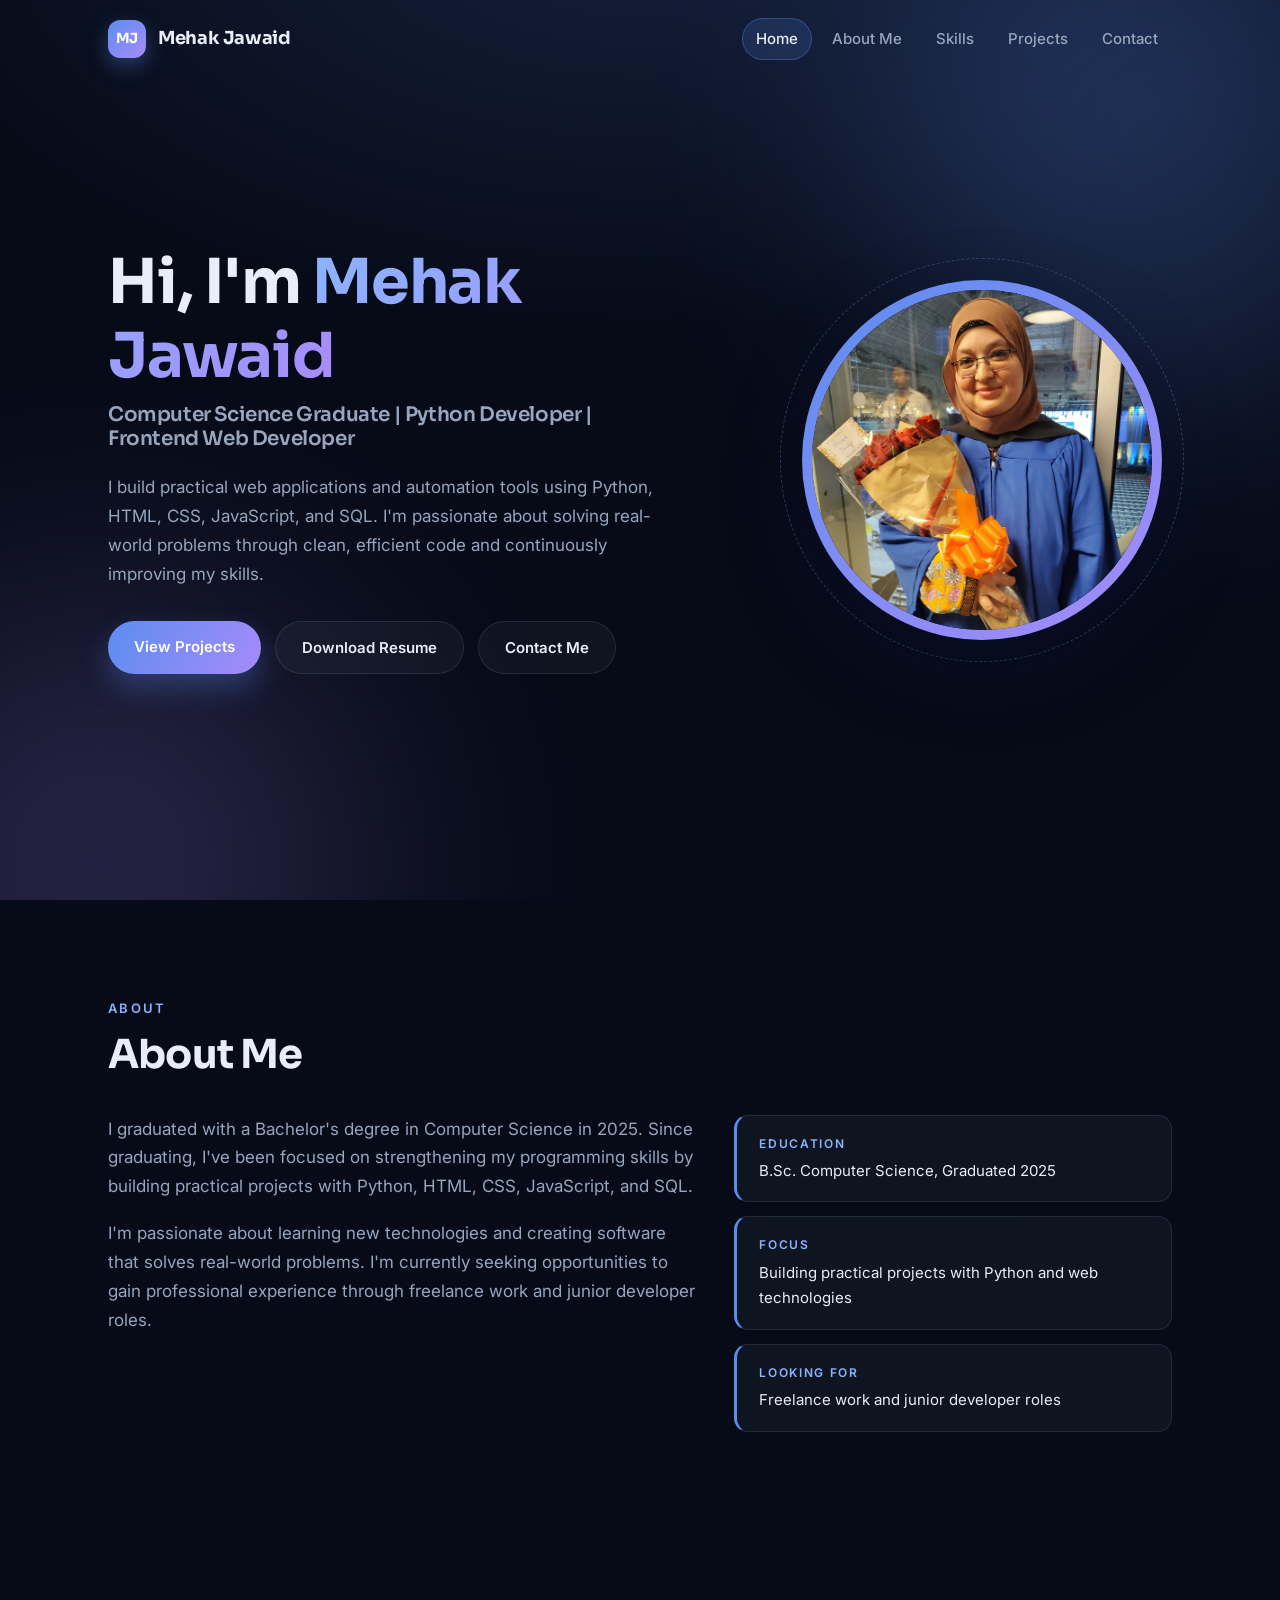
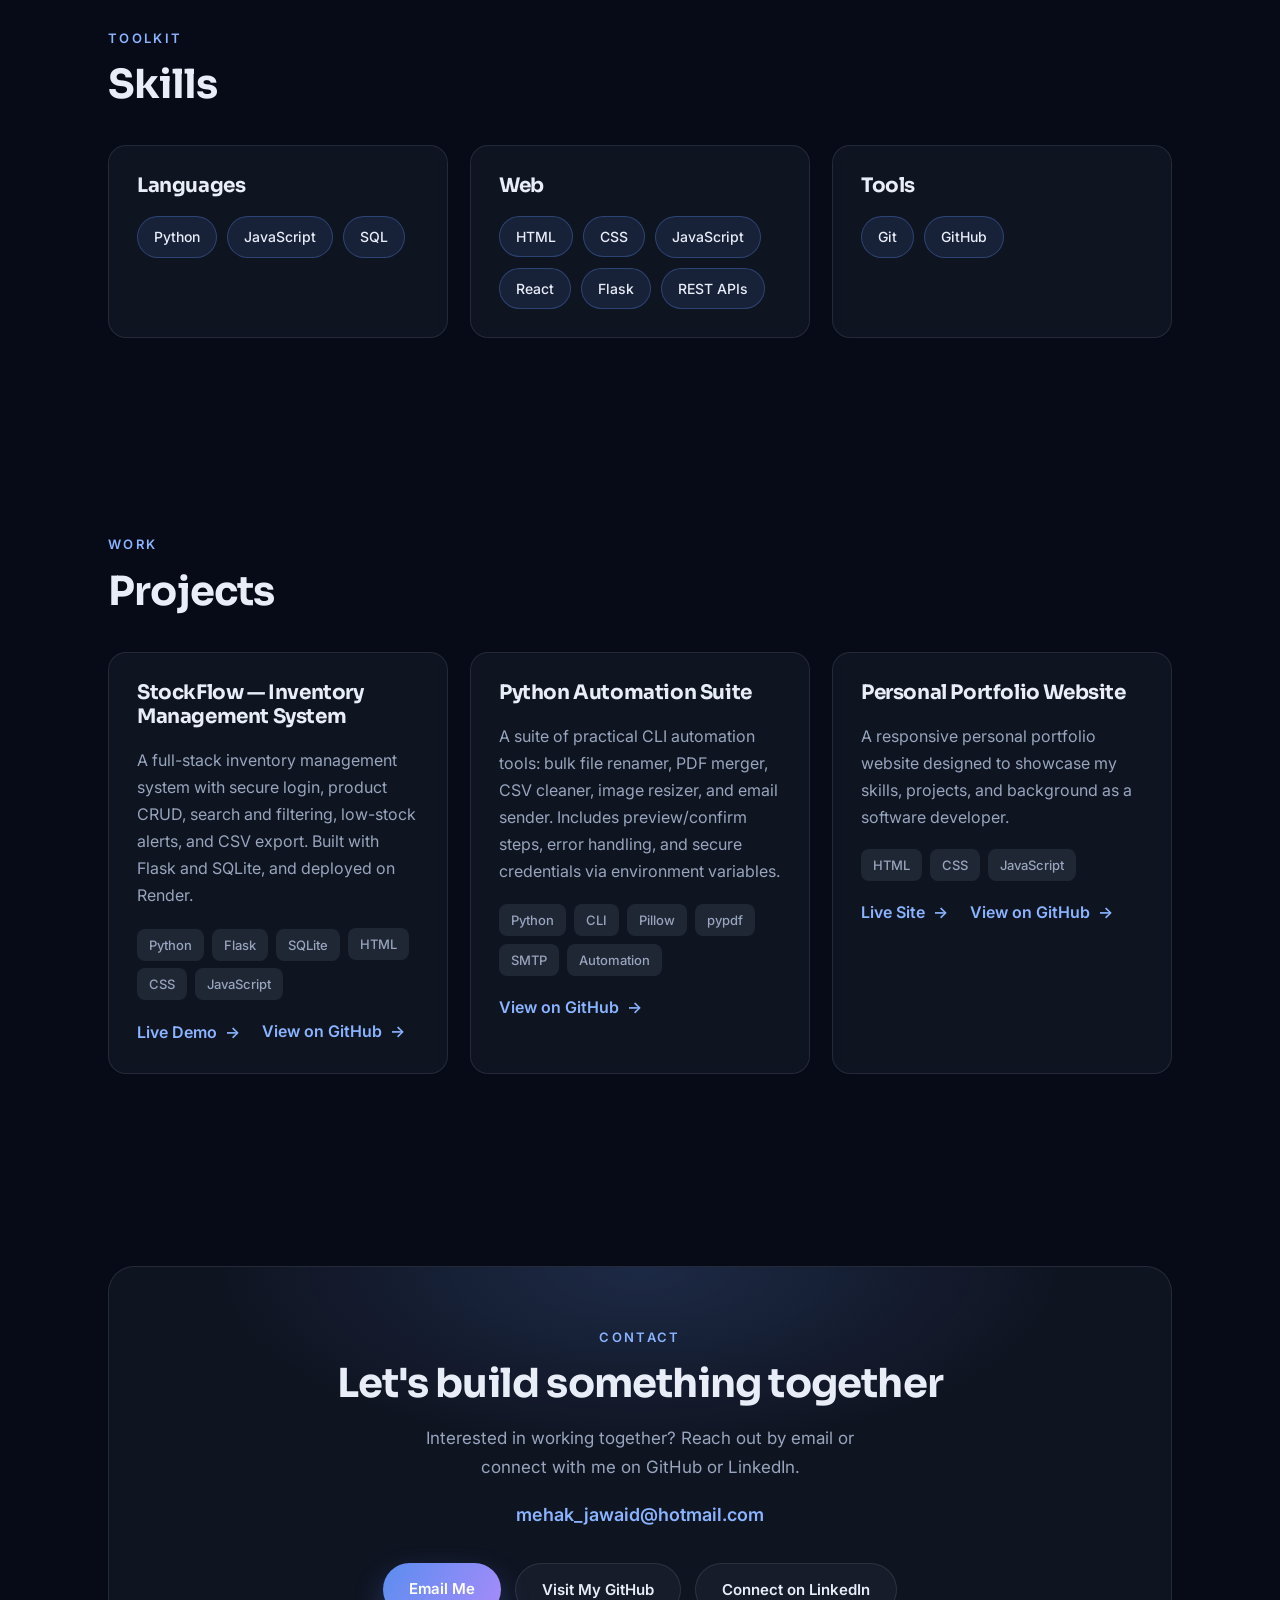
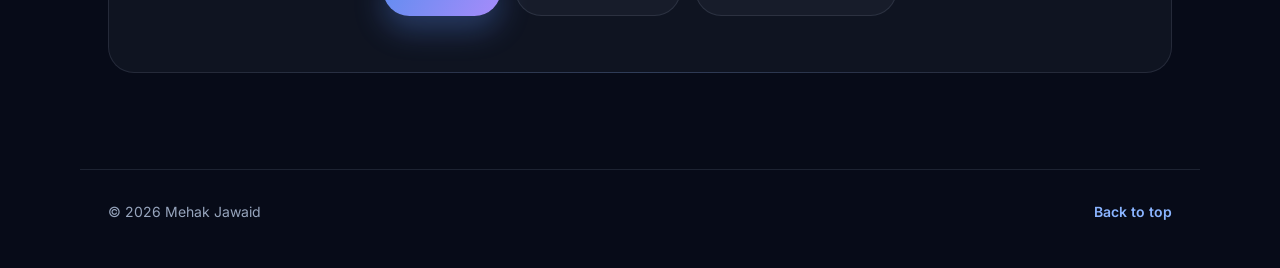
<file: index.html>
<!DOCTYPE html>
<html lang="en">
<head>
    <meta charset="UTF-8">
    <meta name="viewport" content="width=device-width, initial-scale=1.0">
    <title>Mehak Jawaid | Software Developer</title>
    <meta name="description" content="Portfolio of Mehak Jawaid, a Computer Science graduate from Toronto Metropolitan University focused on software development.">
    <link rel="preconnect" href="https://fonts.googleapis.com">
    <link rel="preconnect" href="https://fonts.gstatic.com" crossorigin>
    <link href="https://fonts.googleapis.com/css2?family=Sora:wght@600;700&family=Inter:wght@400;500;600&display=swap" rel="stylesheet">
    <link rel="stylesheet" href="style.css">
</head>
<body>

    <a class="skip-link" href="#home">Skip to content</a>

    <div class="backdrop" aria-hidden="true">
        <span class="glow glow-one"></span>
        <span class="glow glow-two"></span>
    </div>

    <header class="site-header" id="siteHeader">
        <nav class="nav" aria-label="Main navigation">
            <a class="nav-brand" href="#home">
                <span class="nav-brand-mark">MJ</span>
                Mehak Jawaid
            </a>

            <button class="nav-toggle" id="navToggle" aria-expanded="false" aria-controls="navMenu" aria-label="Toggle navigation menu">
                <span class="nav-toggle-bar"></span>
                <span class="nav-toggle-bar"></span>
                <span class="nav-toggle-bar"></span>
            </button>

            <ul class="nav-menu" id="navMenu">
                <li><a href="#home">Home</a></li>
                <li><a href="#about">About Me</a></li>
                <li><a href="#skills">Skills</a></li>
                <li><a href="#projects">Projects</a></li>
                <li><a href="#contact">Contact</a></li>
            </ul>
        </nav>
    </header>

    <main>

        <section id="home" class="hero">
            <div class="hero-text reveal">
                <h1>Hi, I'm <span class="gradient-text">Mehak Jawaid</span></h1>

                <h2 class="hero-role">
                    Computer Science Graduate | Python Developer | Frontend Web Developer
                </h2>

                <p class="hero-blurb">
                    I build practical web applications and automation tools using Python,
                    HTML, CSS, JavaScript, and SQL. I'm passionate about solving real-world
                    problems through clean, efficient code and continuously improving my skills.
                </p>

                <div class="button-row">
                    <a href="#projects" class="button button-primary">View Projects</a>
                    <a href="resume.pdf" class="button button-ghost" download>Download Resume</a>
                    <a href="#contact" class="button button-ghost">Contact Me</a>
                </div>
            </div>

            <div class="hero-image reveal">
                <div class="image-frame">
                    <img src="profile.jpeg" alt="Portrait of Mehak Jawaid" class="profile-image" width="360" height="360">
                </div>
            </div>
        </section>

        <section id="about">
            <p class="section-label reveal">About</p>
            <h2 class="section-title reveal">About Me</h2>

            <div class="about-grid">
                <div class="about-text reveal">
                    <p>
                        I graduated with a Bachelor's degree in Computer Science in 2025.
                        Since graduating, I've been focused on strengthening my programming
                        skills by building practical projects with Python, HTML, CSS,
                        JavaScript, and SQL.
                    </p>

                    <p>
                        I'm passionate about learning new technologies and creating software
                        that solves real-world problems. I'm currently seeking opportunities
                        to gain professional experience through freelance work and junior
                        developer roles.
                    </p>
                </div>

                <ul class="about-highlights reveal">
                    <li>
                        <span class="highlight-label">Education</span>
                        <span class="highlight-value">B.Sc. Computer Science, Graduated 2025</span>
                    </li>
                    <li>
                        <span class="highlight-label">Focus</span>
                        <span class="highlight-value">Building practical projects with Python and web technologies</span>
                    </li>
                    <li>
                        <span class="highlight-label">Looking for</span>
                        <span class="highlight-value">Freelance work and junior developer roles</span>
                    </li>
                </ul>
            </div>
        </section>

        <section id="skills">
            <p class="section-label reveal">Toolkit</p>
            <h2 class="section-title reveal">Skills</h2>

            <div class="skills-grid">
                <article class="card reveal">
                    <h3>Languages</h3>
                    <ul class="chip-list">
                        <li>Python</li>
                        <li>JavaScript</li>
                        <li>SQL</li>
                    </ul>
                </article>

                <article class="card reveal">
                    <h3>Web</h3>
                    <ul class="chip-list">
                        <li>HTML</li>
                        <li>CSS</li>
                        <li>JavaScript</li>
                        <li>React</li>
                        <li>Flask</li>
                        <li>REST APIs</li>
                    </ul>
                </article>

                <article class="card reveal">
                    <h3>Tools</h3>
                    <ul class="chip-list">
                        <li>Git</li>
                        <li>GitHub</li>
                    </ul>
                </article>
            </div>
        </section>

        <section id="projects">
            <p class="section-label reveal">Work</p>
            <h2 class="section-title reveal">Projects</h2>

            <div class="projects-grid">
                <article class="card project-card reveal">
                    <h3>StockFlow — Inventory Management System</h3>

                    <p>
                        A full-stack inventory management system with secure login,
                        product CRUD, search and filtering, low-stock alerts, and CSV export.
                        Built with Flask and SQLite, and deployed on Render.
                    </p>

                    <ul class="tag-list">
                        <li>Python</li>
                        <li>Flask</li>
                        <li>SQLite</li>
                        <li>HTML</li>
                        <li>CSS</li>
                        <li>JavaScript</li>
                    </ul>

                    <div class="project-links">
                        <a class="text-link" href="https://inventory-management-system-ny6k.onrender.com" target="_blank" rel="noopener noreferrer">
                            Live Demo
                            <span aria-hidden="true">&rarr;</span>
                        </a>
                        <a class="text-link" href="https://github.com/Mehak-Jawaid/Inventory-Management-System" target="_blank" rel="noopener noreferrer">
                            View on GitHub
                            <span aria-hidden="true">&rarr;</span>
                        </a>
                    </div>
                </article>

                <article class="card project-card reveal">
                    <h3>Python Automation Suite</h3>

                    <p>
                        A suite of practical CLI automation tools: bulk file renamer,
                        PDF merger, CSV cleaner, image resizer, and email sender.
                        Includes preview/confirm steps, error handling, and secure
                        credentials via environment variables.
                    </p>

                    <ul class="tag-list">
                        <li>Python</li>
                        <li>CLI</li>
                        <li>Pillow</li>
                        <li>pypdf</li>
                        <li>SMTP</li>
                        <li>Automation</li>
                    </ul>

                    <div class="project-links">
                        <a class="text-link" href="https://github.com/Mehak-Jawaid/Python-Automation-Suite" target="_blank" rel="noopener noreferrer">
                            View on GitHub
                            <span aria-hidden="true">&rarr;</span>
                        </a>
                    </div>
                </article>

                <article class="card project-card reveal">
                    <h3>Personal Portfolio Website</h3>

                    <p>
                        A responsive personal portfolio website designed to showcase my
                        skills, projects, and background as a software developer.
                    </p>

                    <ul class="tag-list">
                        <li>HTML</li>
                        <li>CSS</li>
                        <li>JavaScript</li>
                    </ul>

                    <div class="project-links">
                        <a class="text-link" href="https://mehak-jawaid.netlify.app/" target="_blank" rel="noopener noreferrer">
                            Live Site
                            <span aria-hidden="true">&rarr;</span>
                        </a>
                        <a class="text-link" href="https://github.com/Mehak-Jawaid/portfolio" target="_blank" rel="noopener noreferrer">
                            View on GitHub
                            <span aria-hidden="true">&rarr;</span>
                        </a>
                    </div>
                </article>
            </div>
        </section>

        <section id="contact">
            <div class="contact-card reveal">
                <p class="section-label">Contact</p>
                <h2 class="section-title">Let's build something together</h2>

                <p class="contact-lead">
                    Interested in working together? Reach out by email or connect with me on GitHub or LinkedIn.
                </p>

                <p class="contact-email">
                    <a href="mailto:mehak_jawaid@hotmail.com">mehak_jawaid@hotmail.com</a>
                </p>

                <div class="button-row button-row-center">
                    <a href="mailto:mehak_jawaid@hotmail.com" class="button button-primary">Email Me</a>
                    <a href="https://github.com/Mehak-Jawaid" class="button button-ghost" target="_blank" rel="noopener noreferrer">Visit My GitHub</a>
                    <a href="https://www.linkedin.com/in/mehak-jawaid/" class="button button-ghost" target="_blank" rel="noopener noreferrer">Connect on LinkedIn</a>
                </div>
            </div>
        </section>

    </main>

    <footer class="site-footer">
        <p>&copy; <span id="year">2026</span> Mehak Jawaid</p>
        <a href="#home" class="text-link">Back to top</a>
    </footer>

    <script src="script.js"></script>

</body>
</html>
</file>
<file: style.css>
:root {
    --bg: #070B18;
    --surface: rgba(148, 163, 184, 0.06);
    --border: rgba(148, 163, 184, 0.16);
    --text: #E8EDF7;
    --muted: #97A5BD;
    --accent: #5B8DEF;
    --accent-soft: #8AB4FF;
    --accent-alt: #A78BFA;
    --radius: 18px;
    --shell: 1120px;
}

* {
    margin: 0;
    padding: 0;
    box-sizing: border-box;
}

html {
    scroll-behavior: smooth;
    scroll-padding-top: 110px;
}

body {
    font-family: "Inter", "Segoe UI", Arial, sans-serif;
    line-height: 1.7;
    background-color: var(--bg);
    color: var(--text);
    -webkit-font-smoothing: antialiased;
    overflow-x: hidden;
}

h1, h2, h3, .nav-brand {
    font-family: "Sora", "Segoe UI", Arial, sans-serif;
    line-height: 1.2;
    letter-spacing: -0.02em;
}

img {
    display: block;
    max-width: 100%;
}

.skip-link {
    position: absolute;
    left: -9999px;
    top: 0;
    background: var(--accent);
    color: #fff;
    padding: 12px 20px;
    border-radius: 0 0 12px 0;
    z-index: 100;
}

.skip-link:focus {
    left: 0;
}

/* Ambient background */
.backdrop {
    position: fixed;
    inset: 0;
    z-index: -1;
    overflow: hidden;
    background:
        radial-gradient(1100px 600px at 50% -10%, rgba(91, 141, 239, 0.16), transparent 70%),
        var(--bg);
}

.glow {
    position: absolute;
    width: 520px;
    height: 520px;
    border-radius: 50%;
    filter: blur(130px);
    opacity: 0.5;
}

.glow-one {
    top: -140px;
    right: -120px;
    background: rgba(91, 141, 239, 0.55);
}

.glow-two {
    bottom: -220px;
    left: -160px;
    background: rgba(167, 139, 250, 0.4);
}

/* Header + navigation */
.site-header {
    position: sticky;
    top: 0;
    z-index: 30;
    transition: background-color 0.3s ease, box-shadow 0.3s ease, backdrop-filter 0.3s ease;
}

.site-header.is-scrolled {
    background: rgba(9, 14, 28, 0.82);
    backdrop-filter: blur(14px);
    box-shadow: 0 1px 0 var(--border), 0 18px 40px rgba(2, 6, 20, 0.45);
}

.nav {
    max-width: var(--shell);
    margin: 0 auto;
    padding: 18px 28px;
    display: flex;
    align-items: center;
    justify-content: space-between;
    gap: 20px;
}

.nav-brand {
    display: inline-flex;
    align-items: center;
    gap: 12px;
    color: var(--text);
    font-size: 18px;
    font-weight: 700;
    text-decoration: none;
}

.nav-brand-mark {
    display: grid;
    place-items: center;
    width: 38px;
    height: 38px;
    border-radius: 12px;
    font-size: 14px;
    color: #fff;
    background: linear-gradient(135deg, var(--accent), var(--accent-alt));
    box-shadow: 0 8px 20px rgba(91, 141, 239, 0.35);
}

.nav-menu {
    display: flex;
    align-items: center;
    gap: 6px;
    list-style: none;
}

.nav-menu a {
    position: relative;
    display: inline-block;
    padding: 8px 14px;
    border-radius: 999px;
    color: var(--muted);
    font-size: 15px;
    font-weight: 500;
    text-decoration: none;
    transition: color 0.2s ease, background-color 0.2s ease;
}

.nav-menu a:hover,
.nav-menu a:focus-visible {
    color: var(--text);
    background: var(--surface);
}

.nav-menu a.is-active {
    color: var(--text);
    background: rgba(91, 141, 239, 0.16);
    box-shadow: inset 0 0 0 1px rgba(91, 141, 239, 0.35);
}

.nav-toggle {
    display: none;
    flex-direction: column;
    justify-content: center;
    gap: 5px;
    width: 44px;
    height: 40px;
    padding: 0 10px;
    border: 1px solid var(--border);
    border-radius: 12px;
    background: var(--surface);
    cursor: pointer;
}

.nav-toggle-bar {
    height: 2px;
    background: var(--text);
    border-radius: 2px;
    transition: transform 0.25s ease, opacity 0.2s ease;
}

.nav-toggle[aria-expanded="true"] .nav-toggle-bar:nth-child(1) {
    transform: translateY(7px) rotate(45deg);
}

.nav-toggle[aria-expanded="true"] .nav-toggle-bar:nth-child(2) {
    opacity: 0;
}

.nav-toggle[aria-expanded="true"] .nav-toggle-bar:nth-child(3) {
    transform: translateY(-7px) rotate(-45deg);
}

/* Sections */
section {
    max-width: var(--shell);
    margin: 0 auto;
    padding: 96px 28px;
    scroll-margin-top: 100px;
}

.section-label {
    display: inline-block;
    margin-bottom: 12px;
    color: var(--accent-soft);
    font-size: 13px;
    font-weight: 600;
    letter-spacing: 0.18em;
    text-transform: uppercase;
}

.section-title {
    font-size: clamp(28px, 4vw, 40px);
    margin-bottom: 36px;
}

p {
    color: var(--muted);
}

/* Hero */
.hero {
    min-height: calc(100vh - 80px);
    display: flex;
    align-items: center;
    justify-content: space-between;
    gap: 64px;
    padding-top: 40px;
}

.hero-text {
    flex: 1 1 480px;
}

.eyebrow {
    display: inline-block;
    margin-bottom: 20px;
    padding: 7px 16px;
    border: 1px solid var(--border);
    border-radius: 999px;
    background: var(--surface);
    color: var(--accent-soft);
    font-size: 13px;
    font-weight: 600;
    letter-spacing: 0.08em;
}

.hero h1 {
    font-size: clamp(38px, 6vw, 62px);
    margin-bottom: 10px;
}

.gradient-text {
    background: linear-gradient(120deg, var(--accent-soft), var(--accent-alt));
    -webkit-background-clip: text;
    background-clip: text;
    color: transparent;
}

.hero-role {
    font-size: clamp(16px, 2.2vw, 20px);
    font-weight: 600;
    color: var(--muted);
    margin-bottom: 22px;
    max-width: 560px;
}

.hero-blurb {
    max-width: 560px;
    font-size: 17px;
}

.hero-image {
    flex: 0 1 380px;
    display: flex;
    justify-content: center;
}

.image-frame {
    position: relative;
    padding: 10px;
    border-radius: 50%;
    background: linear-gradient(140deg, var(--accent), var(--accent-alt));
    box-shadow: 0 30px 70px rgba(9, 14, 40, 0.6);
}

.image-frame::after {
    content: "";
    position: absolute;
    inset: -22px;
    border-radius: 50%;
    border: 1px dashed rgba(138, 180, 255, 0.28);
}

.profile-image {
    width: 340px;
    height: 340px;
    border-radius: 50%;
    object-fit: cover;
    object-position: center top;
    background: var(--bg);
}

/* Buttons */
.button-row {
    display: flex;
    flex-wrap: wrap;
    gap: 14px;
    margin-top: 32px;
}

.button-row-center {
    justify-content: center;
}

.button {
    display: inline-block;
    padding: 13px 26px;
    border-radius: 999px;
    font-size: 15px;
    font-weight: 600;
    text-decoration: none;
    transition: transform 0.2s ease, box-shadow 0.2s ease, background-color 0.2s ease, border-color 0.2s ease;
}

.button-primary {
    color: #fff;
    background: linear-gradient(120deg, var(--accent), var(--accent-alt));
    box-shadow: 0 14px 30px rgba(91, 141, 239, 0.32);
}

.button-ghost {
    color: var(--text);
    background: var(--surface);
    border: 1px solid var(--border);
}

.button:hover {
    transform: translateY(-2px);
}

.button-ghost:hover {
    border-color: var(--accent-soft);
}

.button:focus-visible,
.text-link:focus-visible,
.nav-menu a:focus-visible {
    outline: 2px solid var(--accent-soft);
    outline-offset: 3px;
}

.text-link {
    display: inline-flex;
    align-items: center;
    gap: 8px;
    color: var(--accent-soft);
    font-weight: 600;
    text-decoration: none;
}

.text-link:hover span {
    transform: translateX(4px);
}

.text-link span {
    transition: transform 0.2s ease;
}

/* Cards */
.card {
    padding: 28px;
    border: 1px solid var(--border);
    border-radius: var(--radius);
    background: var(--surface);
    backdrop-filter: blur(6px);
    transition: transform 0.25s ease, border-color 0.25s ease, box-shadow 0.25s ease;
}

.card:hover {
    transform: translateY(-4px);
    border-color: rgba(138, 180, 255, 0.42);
    box-shadow: 0 22px 45px rgba(4, 9, 26, 0.5);
}

.card h3 {
    margin-bottom: 18px;
    font-size: 20px;
    color: var(--text);
}

/* About */
.about-grid {
    display: grid;
    grid-template-columns: 1.15fr 0.85fr;
    gap: 34px;
    align-items: start;
}

.about-text p {
    font-size: 17px;
}

.about-text p + p {
    margin-top: 18px;
}

.about-highlights {
    list-style: none;
    display: grid;
    gap: 14px;
}

.about-highlights li {
    display: grid;
    gap: 4px;
    padding: 18px 22px;
    border: 1px solid var(--border);
    border-left: 3px solid var(--accent);
    border-radius: 14px;
    background: var(--surface);
}

.highlight-label {
    font-size: 12px;
    font-weight: 600;
    letter-spacing: 0.14em;
    text-transform: uppercase;
    color: var(--accent-soft);
}

.highlight-value {
    color: var(--text);
    font-size: 15px;
}

/* Skills */
.skills-grid {
    display: grid;
    grid-template-columns: repeat(auto-fit, minmax(260px, 1fr));
    gap: 22px;
}

.chip-list {
    list-style: none;
    display: flex;
    flex-wrap: wrap;
    gap: 10px;
}

.chip-list li {
    padding: 8px 16px;
    border: 1px solid rgba(91, 141, 239, 0.32);
    border-radius: 999px;
    background: rgba(91, 141, 239, 0.12);
    color: var(--text);
    font-size: 14px;
    font-weight: 500;
}

/* Projects */
.projects-grid {
    display: grid;
    grid-template-columns: repeat(auto-fit, minmax(320px, 1fr));
    gap: 22px;
}

.project-card {
    display: grid;
    gap: 18px;
    align-content: start;
}

.project-card h3,
.project-card p {
    margin: 0;
}

.project-links {
    display: flex;
    flex-wrap: wrap;
    gap: 16px 22px;
    align-items: center;
}

.tag-list {
    list-style: none;
    display: flex;
    flex-wrap: wrap;
    gap: 8px;
}

.tag-list li {
    padding: 5px 12px;
    border-radius: 8px;
    background: rgba(148, 163, 184, 0.12);
    color: var(--muted);
    font-size: 13px;
    font-weight: 500;
}

/* Contact */
.contact-card {
    padding: 56px 40px;
    border: 1px solid var(--border);
    border-radius: 26px;
    background:
        radial-gradient(600px 260px at 50% 0%, rgba(91, 141, 239, 0.18), transparent 70%),
        var(--surface);
    text-align: center;
}

.contact-card .section-title {
    margin-bottom: 16px;
}

.contact-lead {
    max-width: 460px;
    margin: 0 auto;
    font-size: 17px;
}

.contact-email {
    margin-top: 18px;
}

.contact-email a {
    color: var(--accent-soft);
    font-size: 18px;
    font-weight: 600;
    text-decoration: none;
}

.contact-email a:hover {
    text-decoration: underline;
}

.coming-soon {
    margin-top: 26px;
    font-size: 14px;
}

/* Footer */
.site-footer {
    max-width: var(--shell);
    margin: 0 auto;
    padding: 30px 28px 44px;
    border-top: 1px solid var(--border);
    display: flex;
    flex-wrap: wrap;
    gap: 12px;
    align-items: center;
    justify-content: space-between;
    color: var(--muted);
    font-size: 14px;
}

/* Scroll reveal */
.reveal {
    opacity: 0;
    transform: translateY(24px);
    transition: opacity 0.6s ease, transform 0.6s ease;
}

.reveal.is-visible {
    opacity: 1;
    transform: none;
}

@media (max-width: 900px) {
    .about-grid {
        grid-template-columns: 1fr;
    }
}

@media (max-width: 760px) {
    .nav {
        flex-wrap: wrap;
        padding: 14px 20px;
    }

    .nav-toggle {
        display: flex;
    }

    .nav-menu {
        display: none;
        width: 100%;
        flex-direction: column;
        align-items: stretch;
        gap: 4px;
        margin-top: 12px;
        padding-top: 12px;
        border-top: 1px solid var(--border);
    }

    .nav-menu.is-open {
        display: flex;
    }

    .nav-menu a {
        display: block;
        border-radius: 12px;
    }

    section {
        padding: 68px 20px;
    }

    .hero {
        min-height: auto;
        flex-direction: column-reverse;
        text-align: center;
        gap: 38px;
    }

    .hero-blurb {
        margin-inline: auto;
    }

    .button-row {
        justify-content: center;
    }

    .profile-image {
        width: 240px;
        height: 240px;
    }

    .contact-card {
        padding: 40px 24px;
    }

    .site-footer {
        justify-content: center;
        text-align: center;
    }
}

@media (prefers-reduced-motion: reduce) {
    html {
        scroll-behavior: auto;
    }

    .reveal {
        opacity: 1;
        transform: none;
        transition: none;
    }

    .button:hover,
    .card:hover {
        transform: none;
    }
}
</file>
